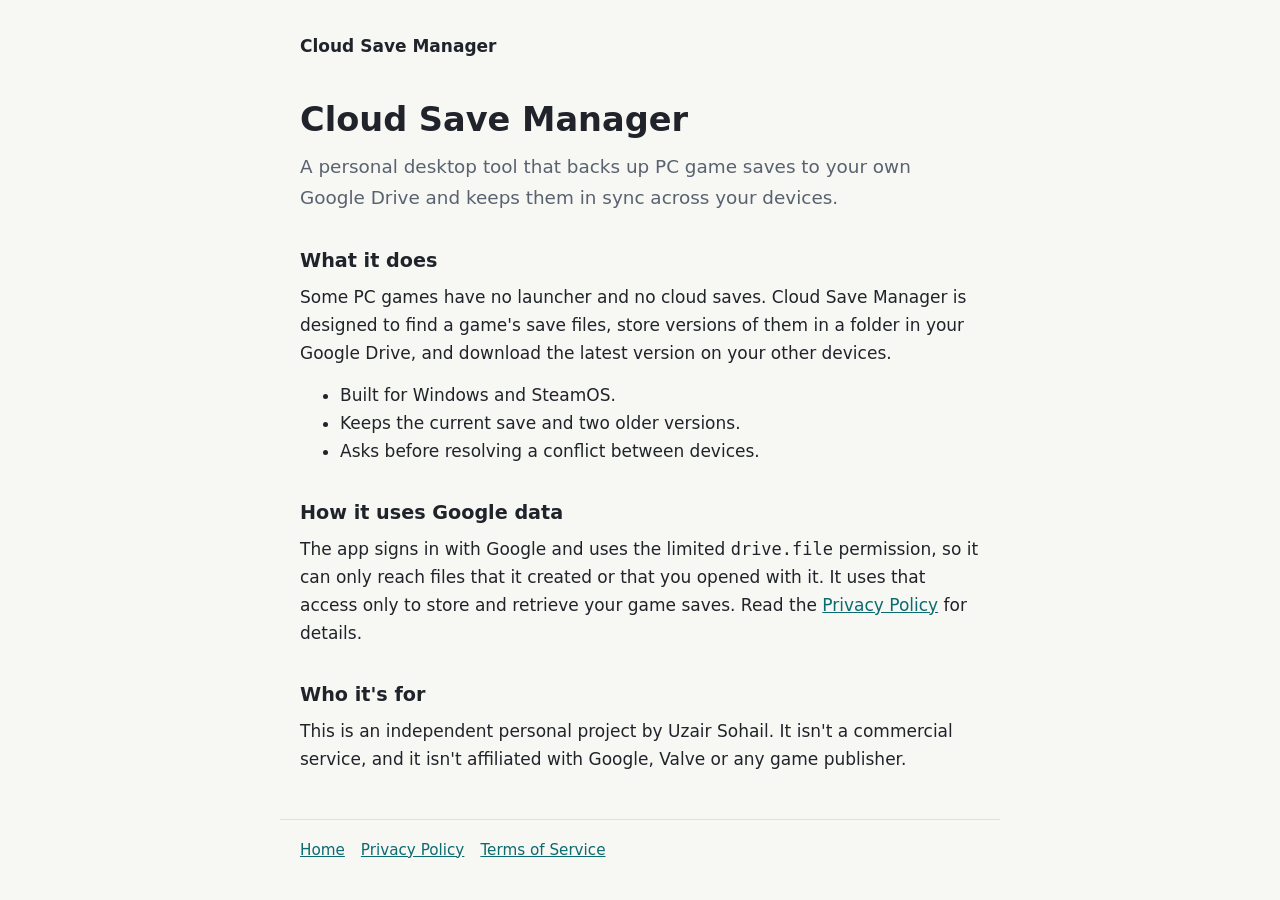
<file: index.html>
<!doctype html>
<html lang="en">
<head>
  <meta charset="utf-8">
  <meta name="viewport" content="width=device-width, initial-scale=1">
  <title>Cloud Save Manager</title>
  <link rel="stylesheet" href="/style.css">
</head>
<body>
  <header><a href="/">Cloud Save Manager</a></header>
  <main>
    <h1>Cloud Save Manager</h1>
    <p class="lead">A personal desktop tool that backs up PC game saves to your own Google Drive and keeps them in sync across your devices.</p>
    <h2>What it does</h2>
    <p>Some PC games have no launcher and no cloud saves. Cloud Save Manager is designed to find a game&#39;s save files, store versions of them in a folder in your Google Drive, and download the latest version on your other devices.</p>
    <ul>
      <li>Built for Windows and SteamOS.</li>
      <li>Keeps the current save and two older versions.</li>
      <li>Asks before resolving a conflict between devices.</li>
    </ul>
    <h2>How it uses Google data</h2>
    <p>The app signs in with Google and uses the limited <code>drive.file</code> permission, so it can only reach files that it created or that you opened with it. It uses that access only to store and retrieve your game saves. Read the <a href="/privacy.html">Privacy Policy</a> for details.</p>
    <h2>Who it&#39;s for</h2>
    <p>This is an independent personal project by Uzair Sohail. It isn&#39;t a commercial service, and it isn&#39;t affiliated with Google, Valve or any game publisher.</p>
  </main>
  <footer>
    <a href="/">Home</a><a href="/privacy.html">Privacy Policy</a><a href="/terms.html">Terms of Service</a>
  </footer>
</body>
</html>
</file>
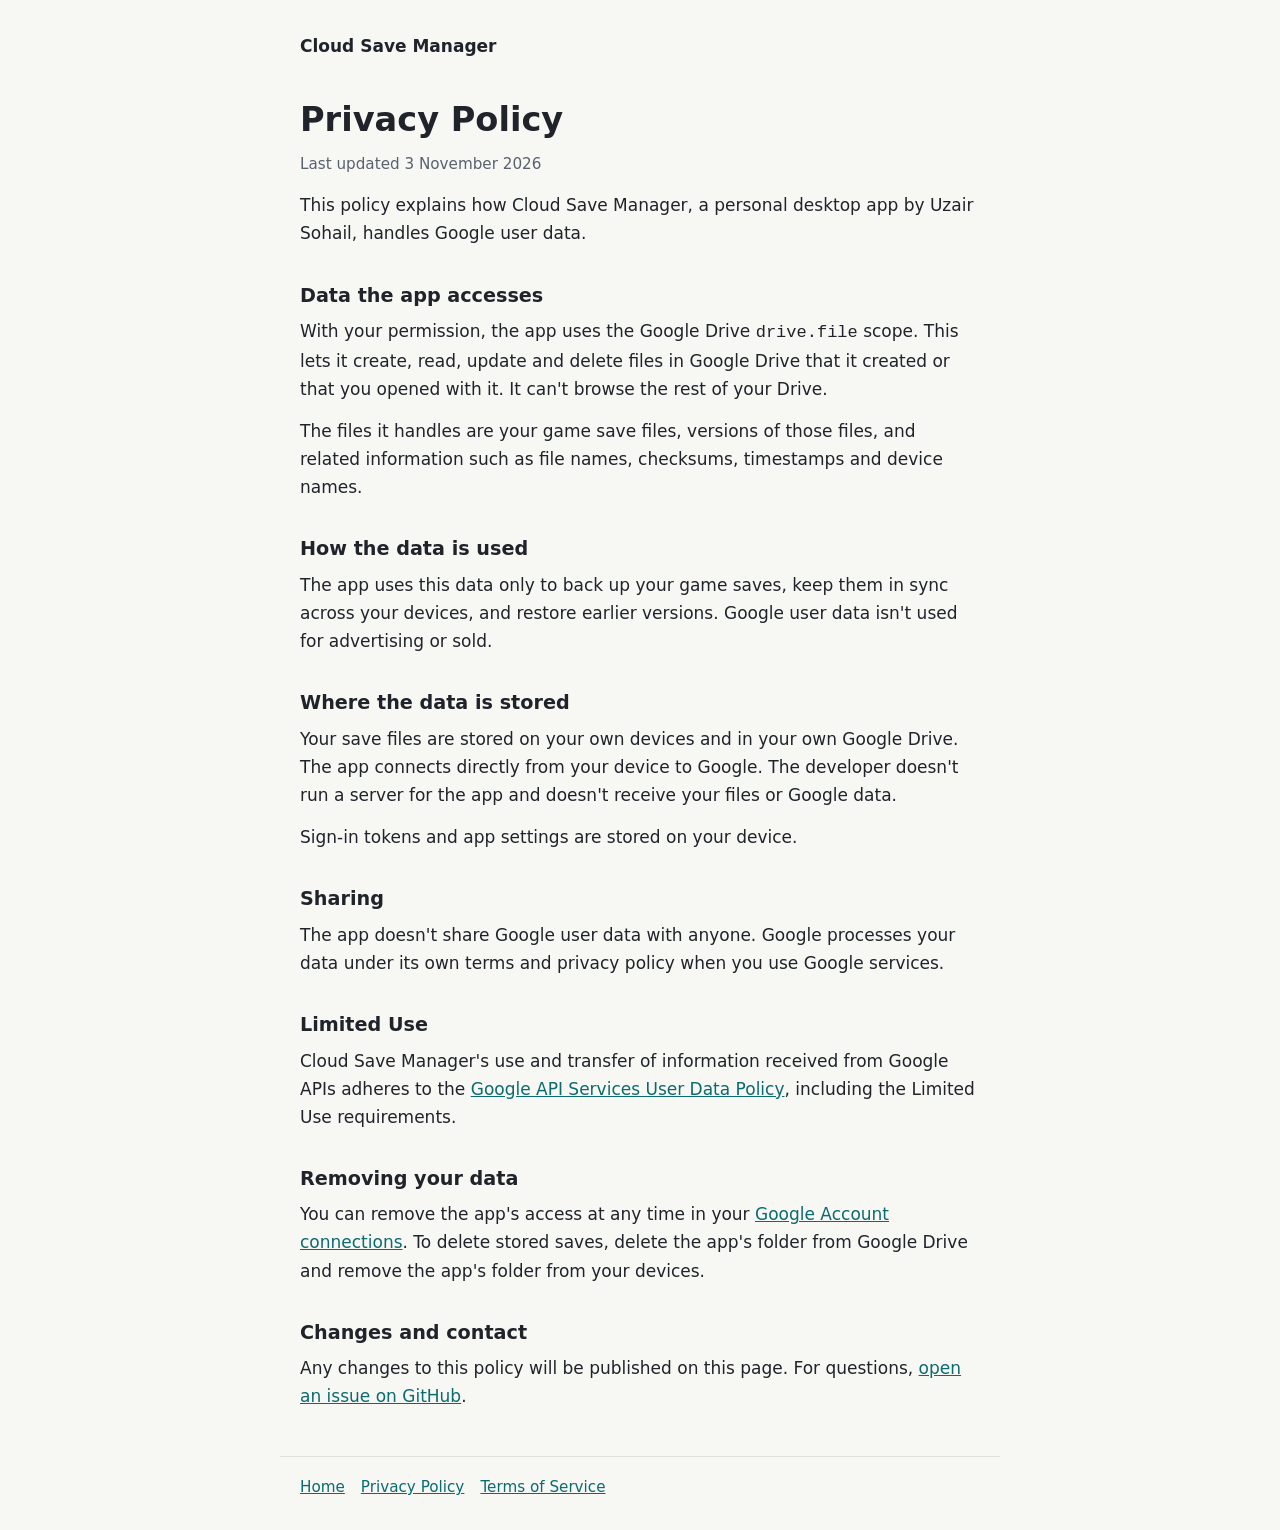
<file: privacy.html>
<!doctype html>
<html lang="en">
<head>
  <meta charset="utf-8">
  <meta name="viewport" content="width=device-width, initial-scale=1">
  <title>Privacy Policy</title>
  <link rel="stylesheet" href="/style.css">
</head>
<body>
  <header><a href="/">Cloud Save Manager</a></header>
  <main>
    <h1>Privacy Policy</h1>
    <p class="date">Last updated 3 November 2026</p>
    <p>This policy explains how Cloud Save Manager, a personal desktop app by Uzair Sohail, handles Google user data.</p>
    <h2>Data the app accesses</h2>
    <p>With your permission, the app uses the Google Drive <code>drive.file</code> scope. This lets it create, read, update and delete files in Google Drive that it created or that you opened with it. It can&#39;t browse the rest of your Drive.</p>
    <p>The files it handles are your game save files, versions of those files, and related information such as file names, checksums, timestamps and device names.</p>
    <h2>How the data is used</h2>
    <p>The app uses this data only to back up your game saves, keep them in sync across your devices, and restore earlier versions. Google user data isn&#39;t used for advertising or sold.</p>
    <h2>Where the data is stored</h2>
    <p>Your save files are stored on your own devices and in your own Google Drive. The app connects directly from your device to Google. The developer doesn&#39;t run a server for the app and doesn&#39;t receive your files or Google data.</p>
    <p>Sign-in tokens and app settings are stored on your device.</p>
    <h2>Sharing</h2>
    <p>The app doesn&#39;t share Google user data with anyone. Google processes your data under its own terms and privacy policy when you use Google services.</p>
    <h2>Limited Use</h2>
    <p>Cloud Save Manager&#39;s use and transfer of information received from Google APIs adheres to the <a href="https://developers.google.com/terms/api-services-user-data-policy">Google API Services User Data Policy</a>, including the Limited Use requirements.</p>
    <h2>Removing your data</h2>
    <p>You can remove the app&#39;s access at any time in your <a href="https://myaccount.google.com/connections">Google Account connections</a>. To delete stored saves, delete the app&#39;s folder from Google Drive and remove the app&#39;s folder from your devices.</p>
    <h2>Changes and contact</h2>
    <p>Any changes to this policy will be published on this page. For questions, <a href="https://github.com/UzairSohail/UzairSohail.github.io/issues">open an issue on GitHub</a>.</p>
  </main>
  <footer>
    <a href="/">Home</a><a href="/privacy.html">Privacy Policy</a><a href="/terms.html">Terms of Service</a>
  </footer>
</body>
</html>
</file>
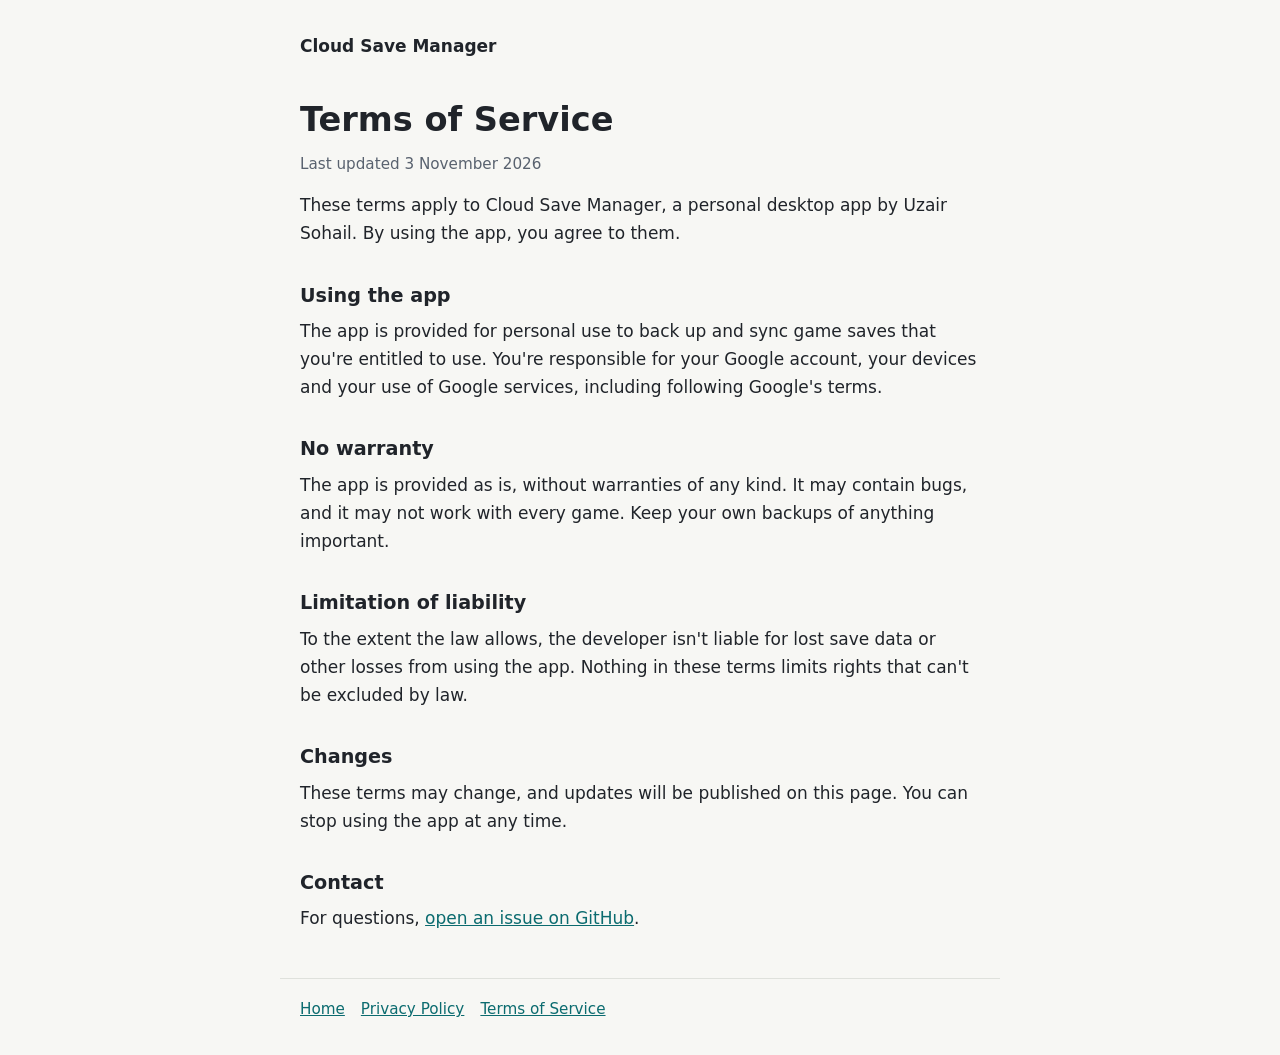
<file: terms.html>
<!doctype html>
<html lang="en">
<head>
  <meta charset="utf-8">
  <meta name="viewport" content="width=device-width, initial-scale=1">
  <title>Terms of Service</title>
  <link rel="stylesheet" href="/style.css">
</head>
<body>
  <header><a href="/">Cloud Save Manager</a></header>
  <main>
    <h1>Terms of Service</h1>
    <p class="date">Last updated 3 November 2026</p>
    <p>These terms apply to Cloud Save Manager, a personal desktop app by Uzair Sohail. By using the app, you agree to them.</p>
    <h2>Using the app</h2>
    <p>The app is provided for personal use to back up and sync game saves that you&#39;re entitled to use. You&#39;re responsible for your Google account, your devices and your use of Google services, including following Google&#39;s terms.</p>
    <h2>No warranty</h2>
    <p>The app is provided as is, without warranties of any kind. It may contain bugs, and it may not work with every game. Keep your own backups of anything important.</p>
    <h2>Limitation of liability</h2>
    <p>To the extent the law allows, the developer isn&#39;t liable for lost save data or other losses from using the app. Nothing in these terms limits rights that can&#39;t be excluded by law.</p>
    <h2>Changes</h2>
    <p>These terms may change, and updates will be published on this page. You can stop using the app at any time.</p>
    <h2>Contact</h2>
    <p>For questions, <a href="https://github.com/UzairSohail/UzairSohail.github.io/issues">open an issue on GitHub</a>.</p>
  </main>
  <footer>
    <a href="/">Home</a><a href="/privacy.html">Privacy Policy</a><a href="/terms.html">Terms of Service</a>
  </footer>
</body>
</html>
</file>
<file: style.css>
:root {
  --bg: #f7f7f4;
  --surface: #ffffff;
  --text: #20242a;
  --muted: #59626f;
  --accent: #0b6b6f;
  --line: #dfe1dc;
}
@media (prefers-color-scheme: dark) {
  :root {
    --bg: #15181c;
    --surface: #1d2126;
    --text: #eceef0;
    --muted: #aab1ba;
    --accent: #6fd0d3;
    --line: #333941;
  }
}
* { box-sizing: border-box; }
body {
  margin: 0;
  background: var(--bg);
  color: var(--text);
  font: 17px/1.65 system-ui, -apple-system, "Segoe UI", Roboto, sans-serif;
}
main, header, footer { max-width: 720px; margin: 0 auto; padding: 0 20px; }
header { padding-top: 32px; }
header a { color: var(--text); font-weight: 650; text-decoration: none; }
main { padding-top: 40px; padding-bottom: 32px; }
h1 { font-size: 2.1rem; line-height: 1.2; margin: 0 0 12px; }
h2 { font-size: 1.2rem; margin: 32px 0 6px; }
p, ul { margin: 0 0 14px; }
a { color: var(--accent); }
.lead { color: var(--muted); font-size: 1.15rem; }
.date { color: var(--muted); font-size: 0.95rem; }
footer { border-top: 1px solid var(--line); color: var(--muted); font-size: 0.95rem; padding-top: 18px; padding-bottom: 32px; }
footer a { margin-right: 16px; }
</file>
